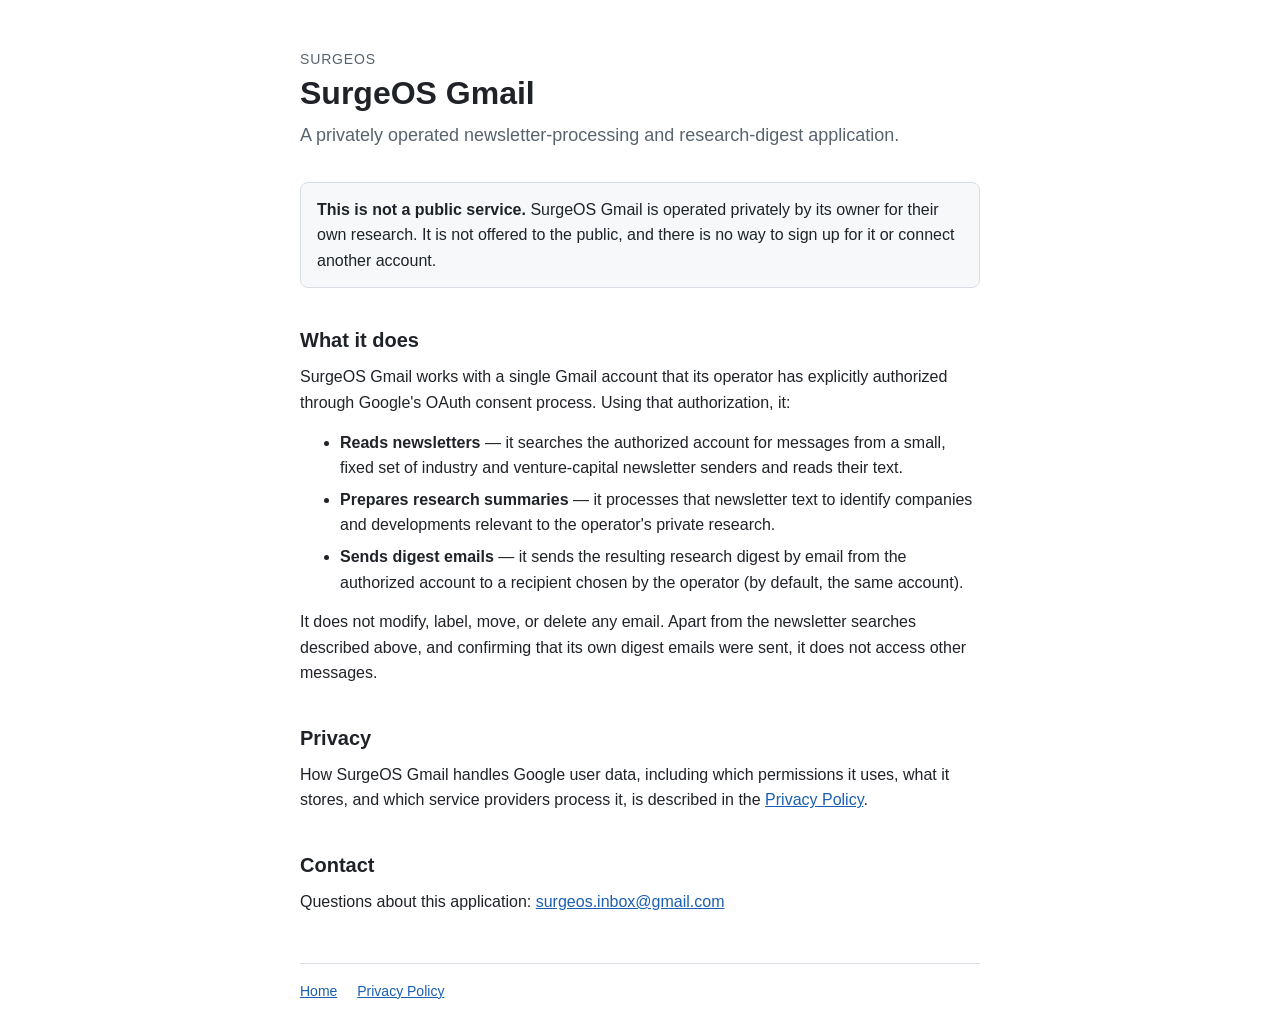
<file: index.html>
<!DOCTYPE html>
<html lang="en">
<head>
  <meta charset="utf-8">
  <meta name="viewport" content="width=device-width, initial-scale=1">
  <title>SurgeOS Gmail</title>
  <meta name="description" content="SurgeOS Gmail is a privately operated newsletter-processing and research-digest application.">
  <link rel="stylesheet" href="style.css">
</head>
<body>
  <main>
    <header>
      <p class="brand">SurgeOS</p>
      <h1>SurgeOS Gmail</h1>
      <p class="lede">A privately operated newsletter-processing and research-digest application.</p>
    </header>

    <div class="notice">
      <strong>This is not a public service.</strong> SurgeOS Gmail is operated privately by its owner
      for their own research. It is not offered to the public, and there is no way to sign up for it
      or connect another account.
    </div>

    <h2>What it does</h2>
    <p>
      SurgeOS Gmail works with a single Gmail account that its operator has explicitly authorized
      through Google's OAuth consent process. Using that authorization, it:
    </p>
    <ul>
      <li><strong>Reads newsletters</strong> &mdash; it searches the authorized account for messages from a
        small, fixed set of industry and venture-capital newsletter senders and reads their text.</li>
      <li><strong>Prepares research summaries</strong> &mdash; it processes that newsletter text to identify
        companies and developments relevant to the operator's private research.</li>
      <li><strong>Sends digest emails</strong> &mdash; it sends the resulting research digest by email from the
        authorized account to a recipient chosen by the operator (by default, the same account).</li>
    </ul>
    <p>
      It does not modify, label, move, or delete any email. Apart from the newsletter searches described
      above, and confirming that its own digest emails were sent, it does not access other messages.
    </p>

    <h2>Privacy</h2>
    <p>
      How SurgeOS Gmail handles Google user data, including which permissions it uses, what it stores,
      and which service providers process it, is described in the
      <a href="privacy.html">Privacy Policy</a>.
    </p>

    <h2>Contact</h2>
    <p>Questions about this application: <a href="mailto:surgeos.inbox@gmail.com">surgeos.inbox@gmail.com</a></p>

    <footer>
      <a href="index.html">Home</a>
      <a href="privacy.html">Privacy Policy</a>
    </footer>
  </main>
</body>
</html>
</file>
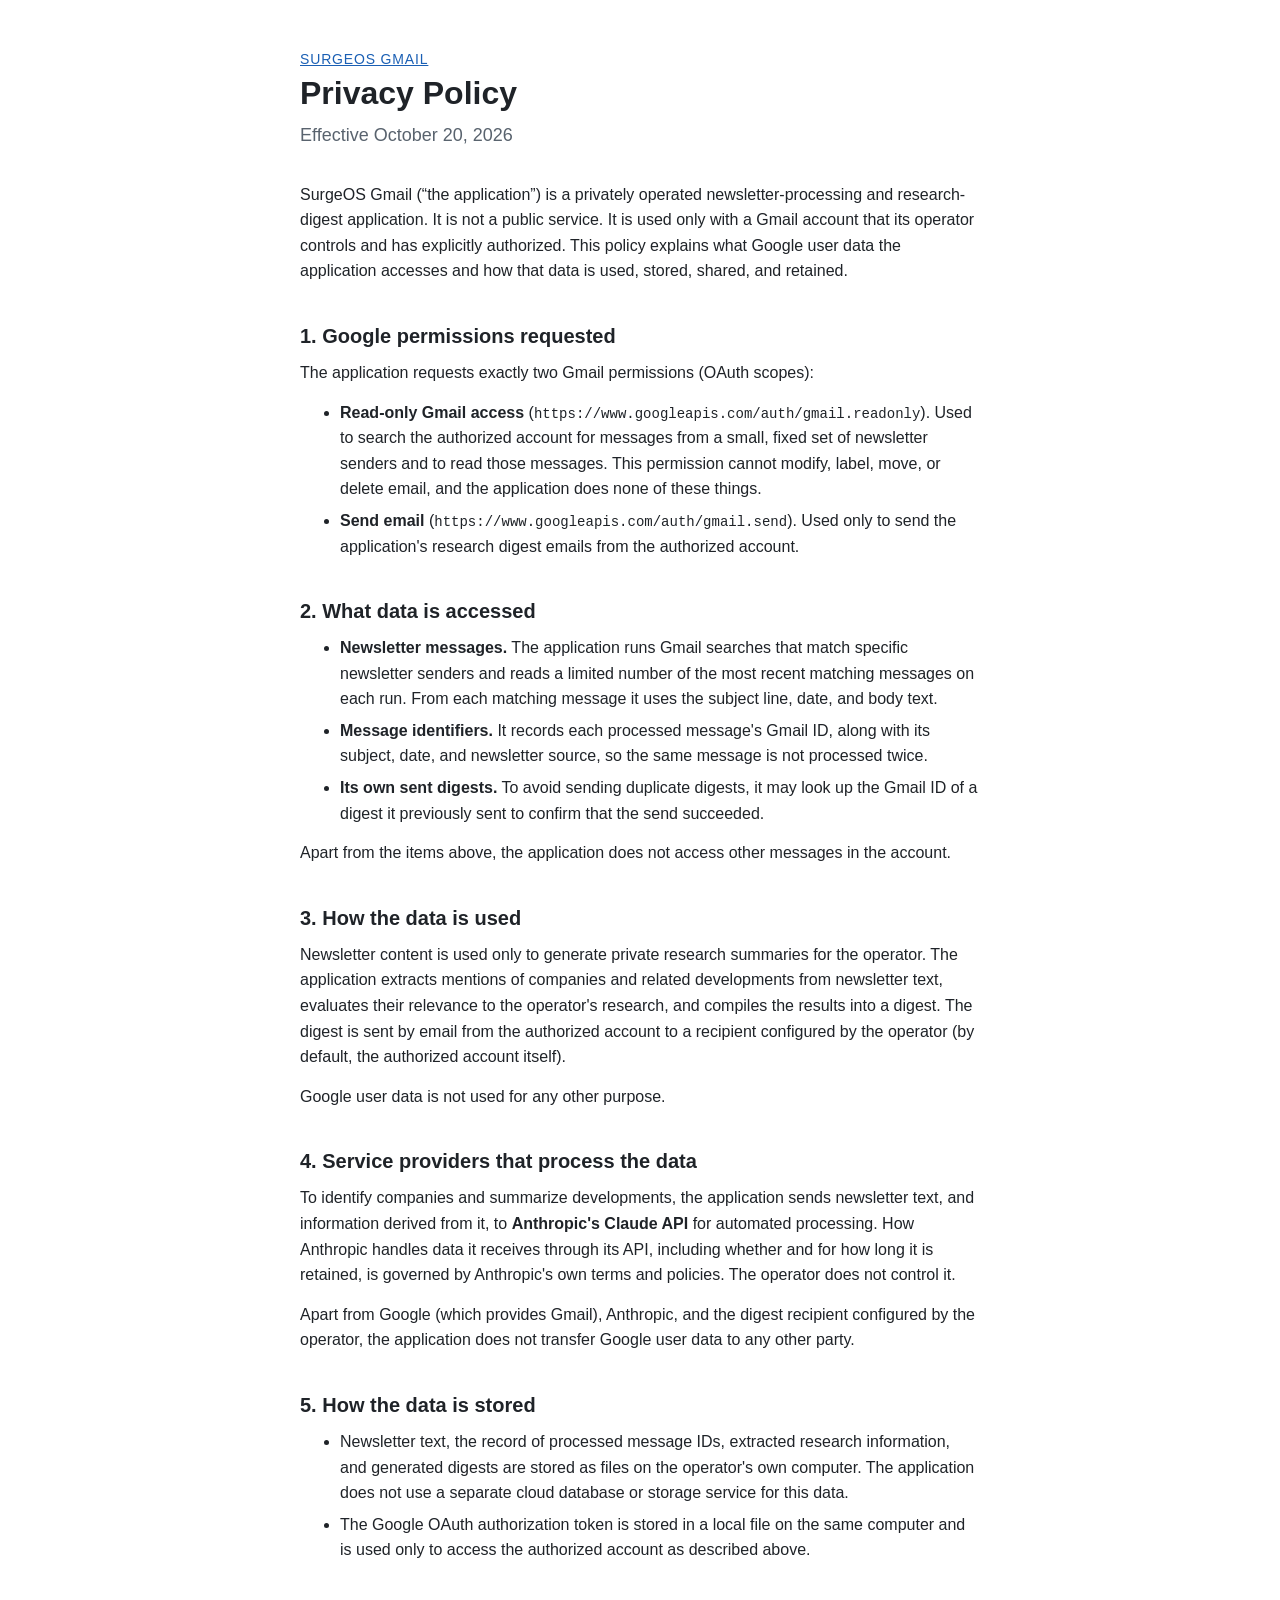
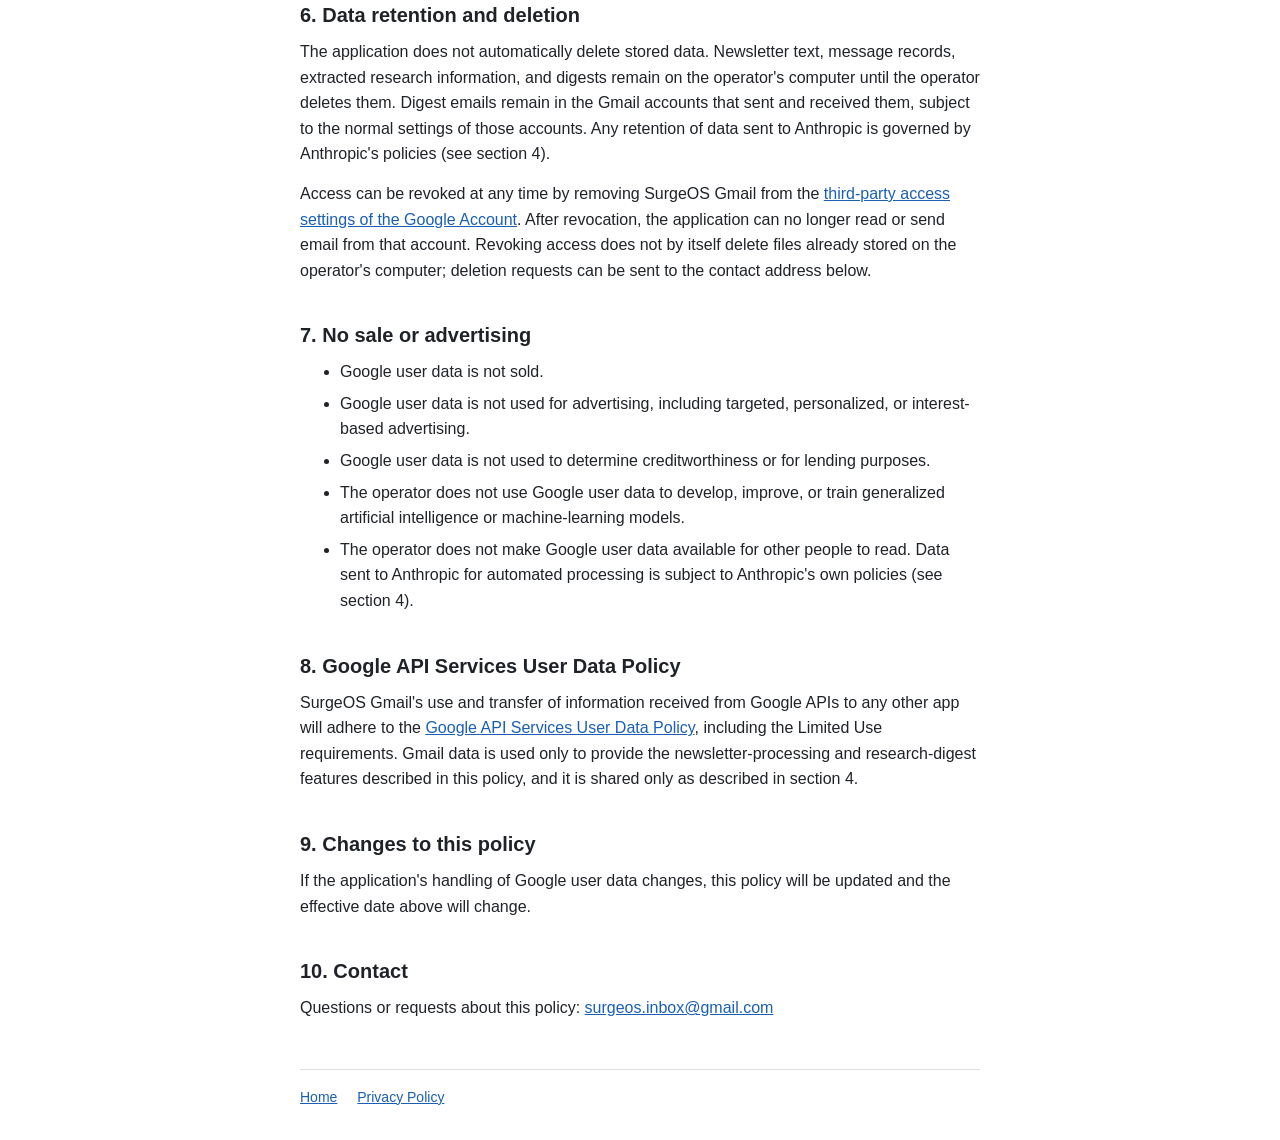
<file: privacy.html>
<!DOCTYPE html>
<html lang="en">
<head>
  <meta charset="utf-8">
  <meta name="viewport" content="width=device-width, initial-scale=1">
  <title>Privacy Policy — SurgeOS Gmail</title>
  <meta name="description" content="How SurgeOS Gmail accesses, uses, stores, and shares Google user data.">
  <link rel="stylesheet" href="style.css">
</head>
<body>
  <main>
    <header>
      <p class="brand"><a href="index.html">SurgeOS Gmail</a></p>
      <h1>Privacy Policy</h1>
      <p class="lede">Effective October 20, 2026</p>
    </header>

    <p>
      SurgeOS Gmail (&ldquo;the application&rdquo;) is a privately operated newsletter-processing and
      research-digest application. It is not a public service. It is used only with a Gmail account that
      its operator controls and has explicitly authorized. This policy explains what Google user data
      the application accesses and how that data is used, stored, shared, and retained.
    </p>

    <h2>1. Google permissions requested</h2>
    <p>The application requests exactly two Gmail permissions (OAuth scopes):</p>
    <ul>
      <li>
        <strong>Read-only Gmail access</strong> (<code>https://www.googleapis.com/auth/gmail.readonly</code>).
        Used to search the authorized account for messages from a small, fixed set of newsletter senders
        and to read those messages. This permission cannot modify, label, move, or delete email, and the
        application does none of these things.
      </li>
      <li>
        <strong>Send email</strong> (<code>https://www.googleapis.com/auth/gmail.send</code>).
        Used only to send the application's research digest emails from the authorized account.
      </li>
    </ul>

    <h2>2. What data is accessed</h2>
    <ul>
      <li>
        <strong>Newsletter messages.</strong> The application runs Gmail searches that match specific
        newsletter senders and reads a limited number of the most recent matching messages on each run.
        From each matching message it uses the subject line, date, and body text.
      </li>
      <li>
        <strong>Message identifiers.</strong> It records each processed message's Gmail ID, along with its
        subject, date, and newsletter source, so the same message is not processed twice.
      </li>
      <li>
        <strong>Its own sent digests.</strong> To avoid sending duplicate digests, it may look up the Gmail
        ID of a digest it previously sent to confirm that the send succeeded.
      </li>
    </ul>
    <p>Apart from the items above, the application does not access other messages in the account.</p>

    <h2>3. How the data is used</h2>
    <p>
      Newsletter content is used only to generate private research summaries for the operator. The
      application extracts mentions of companies and related developments from newsletter text,
      evaluates their relevance to the operator's research, and compiles the results into a digest.
      The digest is sent by email from the authorized account to a recipient configured by the
      operator (by default, the authorized account itself).
    </p>
    <p>Google user data is not used for any other purpose.</p>

    <h2>4. Service providers that process the data</h2>
    <p>
      To identify companies and summarize developments, the application sends newsletter text, and
      information derived from it, to <strong>Anthropic's Claude API</strong> for automated processing.
      How Anthropic handles data it receives through its API, including whether and for how long it
      is retained, is governed by Anthropic's own terms and policies. The operator does not control it.
    </p>
    <p>
      Apart from Google (which provides Gmail), Anthropic, and the digest recipient configured by the
      operator, the application does not transfer Google user data to any other party.
    </p>

    <h2>5. How the data is stored</h2>
    <ul>
      <li>
        Newsletter text, the record of processed message IDs, extracted research information, and
        generated digests are stored as files on the operator's own computer. The application does not
        use a separate cloud database or storage service for this data.
      </li>
      <li>
        The Google OAuth authorization token is stored in a local file on the same computer and is used
        only to access the authorized account as described above.
      </li>
    </ul>

    <h2>6. Data retention and deletion</h2>
    <p>
      The application does not automatically delete stored data. Newsletter text, message records,
      extracted research information, and digests remain on the operator's computer until the operator
      deletes them. Digest emails remain in the Gmail accounts that sent and received them, subject to
      the normal settings of those accounts. Any retention of data sent to Anthropic is governed by
      Anthropic's policies (see section 4).
    </p>
    <p>
      Access can be revoked at any time by removing SurgeOS Gmail from the
      <a href="https://myaccount.google.com/permissions">third-party access settings of the Google
      Account</a>. After revocation, the application can no longer read or send email from that account.
      Revoking access does not by itself delete files already stored on the operator's computer;
      deletion requests can be sent to the contact address below.
    </p>

    <h2>7. No sale or advertising</h2>
    <ul>
      <li>Google user data is not sold.</li>
      <li>Google user data is not used for advertising, including targeted, personalized, or
        interest-based advertising.</li>
      <li>Google user data is not used to determine creditworthiness or for lending purposes.</li>
      <li>The operator does not use Google user data to develop, improve, or train generalized
        artificial intelligence or machine-learning models.</li>
      <li>The operator does not make Google user data available for other people to read. Data sent
        to Anthropic for automated processing is subject to Anthropic's own policies (see section 4).</li>
    </ul>

    <h2>8. Google API Services User Data Policy</h2>
    <p>
      SurgeOS Gmail's use and transfer of information received from Google APIs to any other app will
      adhere to the
      <a href="https://developers.google.com/terms/api-services-user-data-policy">Google API Services
      User Data Policy</a>, including the Limited Use requirements. Gmail data is used only to provide
      the newsletter-processing and research-digest features described in this policy, and it is
      shared only as described in section 4.
    </p>

    <h2>9. Changes to this policy</h2>
    <p>
      If the application's handling of Google user data changes, this policy will be updated and the
      effective date above will change.
    </p>

    <h2>10. Contact</h2>
    <p>
      Questions or requests about this policy:
      <a href="mailto:surgeos.inbox@gmail.com">surgeos.inbox@gmail.com</a>
    </p>

    <footer>
      <a href="index.html">Home</a>
      <a href="privacy.html">Privacy Policy</a>
    </footer>
  </main>
</body>
</html>
</file>
<file: style.css>
:root {
  --bg: #ffffff;
  --text: #1f2328;
  --muted: #59636e;
  --accent: #1a5fb4;
  --rule: #d8dee4;
  --panel: #f6f8fa;
}

@media (prefers-color-scheme: dark) {
  :root {
    --bg: #0d1117;
    --text: #e6edf3;
    --muted: #9198a1;
    --accent: #6cb6ff;
    --rule: #30363d;
    --panel: #161b22;
  }
}

* { box-sizing: border-box; }

body {
  margin: 0;
  background: var(--bg);
  color: var(--text);
  font: 16px/1.6 -apple-system, BlinkMacSystemFont, "Segoe UI", Helvetica, Arial, sans-serif;
}

main {
  max-width: 720px;
  margin: 0 auto;
  padding: 48px 20px 32px;
}

header { margin-bottom: 32px; }

.brand {
  font-size: 14px;
  letter-spacing: 0.06em;
  text-transform: uppercase;
  color: var(--muted);
  margin: 0 0 4px;
}

h1 { font-size: 32px; line-height: 1.2; margin: 0 0 8px; }
h2 { font-size: 20px; margin: 36px 0 8px; }
p, ul { margin: 0 0 14px; }
li { margin-bottom: 6px; }

a { color: var(--accent); }

.lede { font-size: 18px; color: var(--muted); }

.notice {
  background: var(--panel);
  border: 1px solid var(--rule);
  border-radius: 8px;
  padding: 14px 16px;
  margin: 24px 0;
}

code { font-size: 14px; overflow-wrap: anywhere; }

footer {
  border-top: 1px solid var(--rule);
  margin-top: 48px;
  padding-top: 16px;
  font-size: 14px;
  color: var(--muted);
}

footer a { margin-right: 16px; }
</file>
